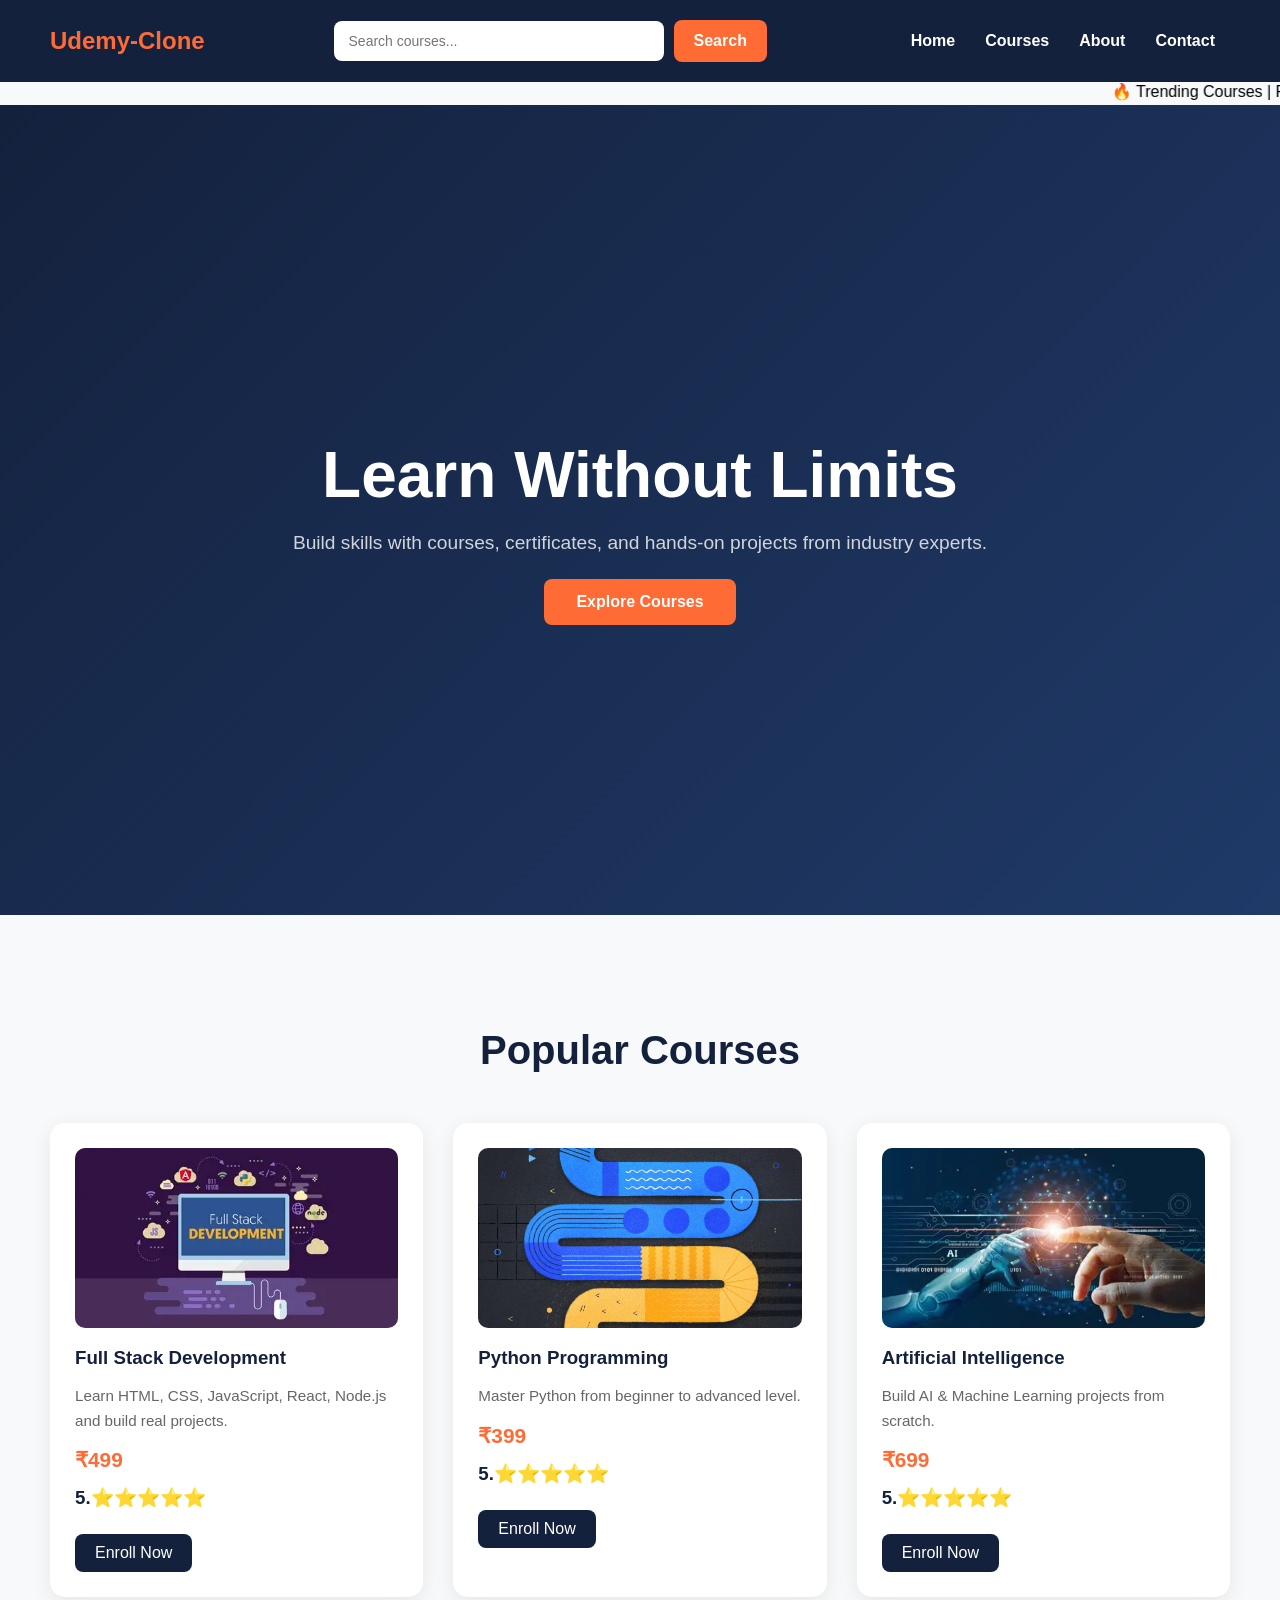
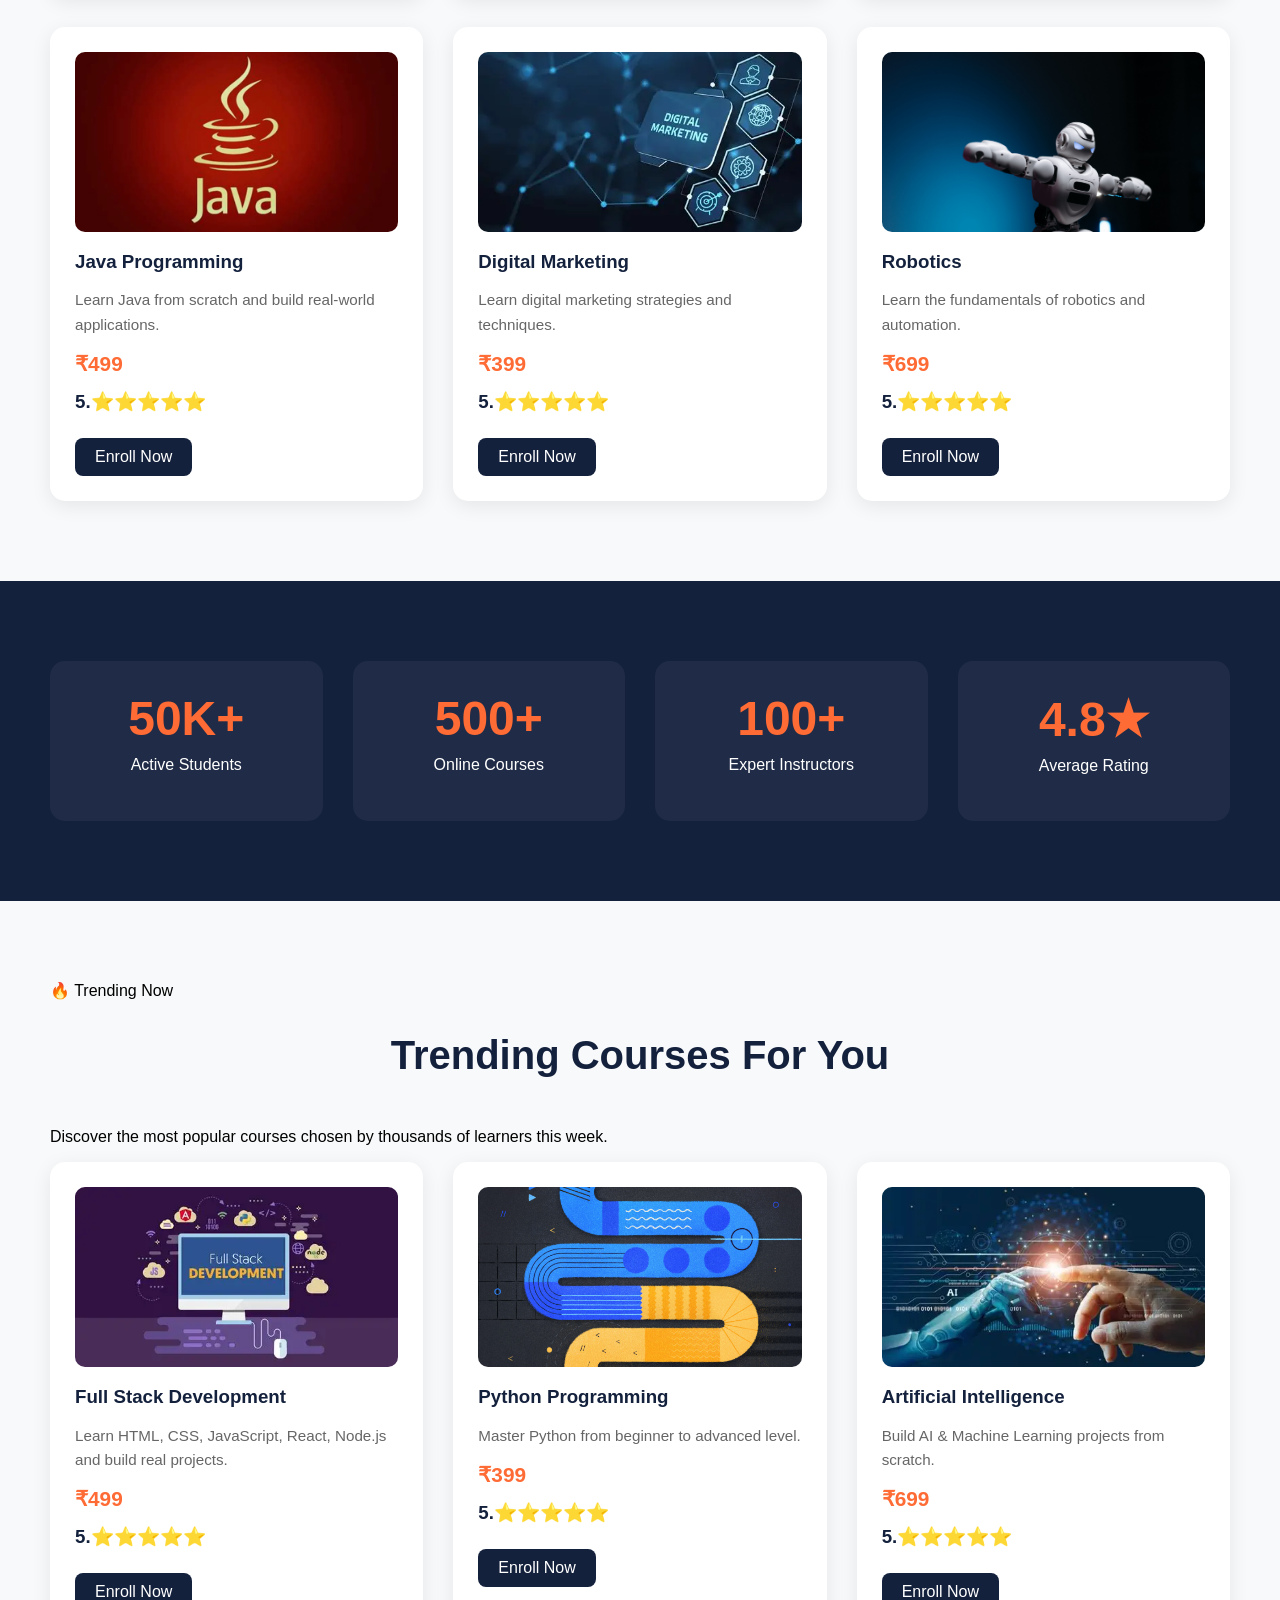
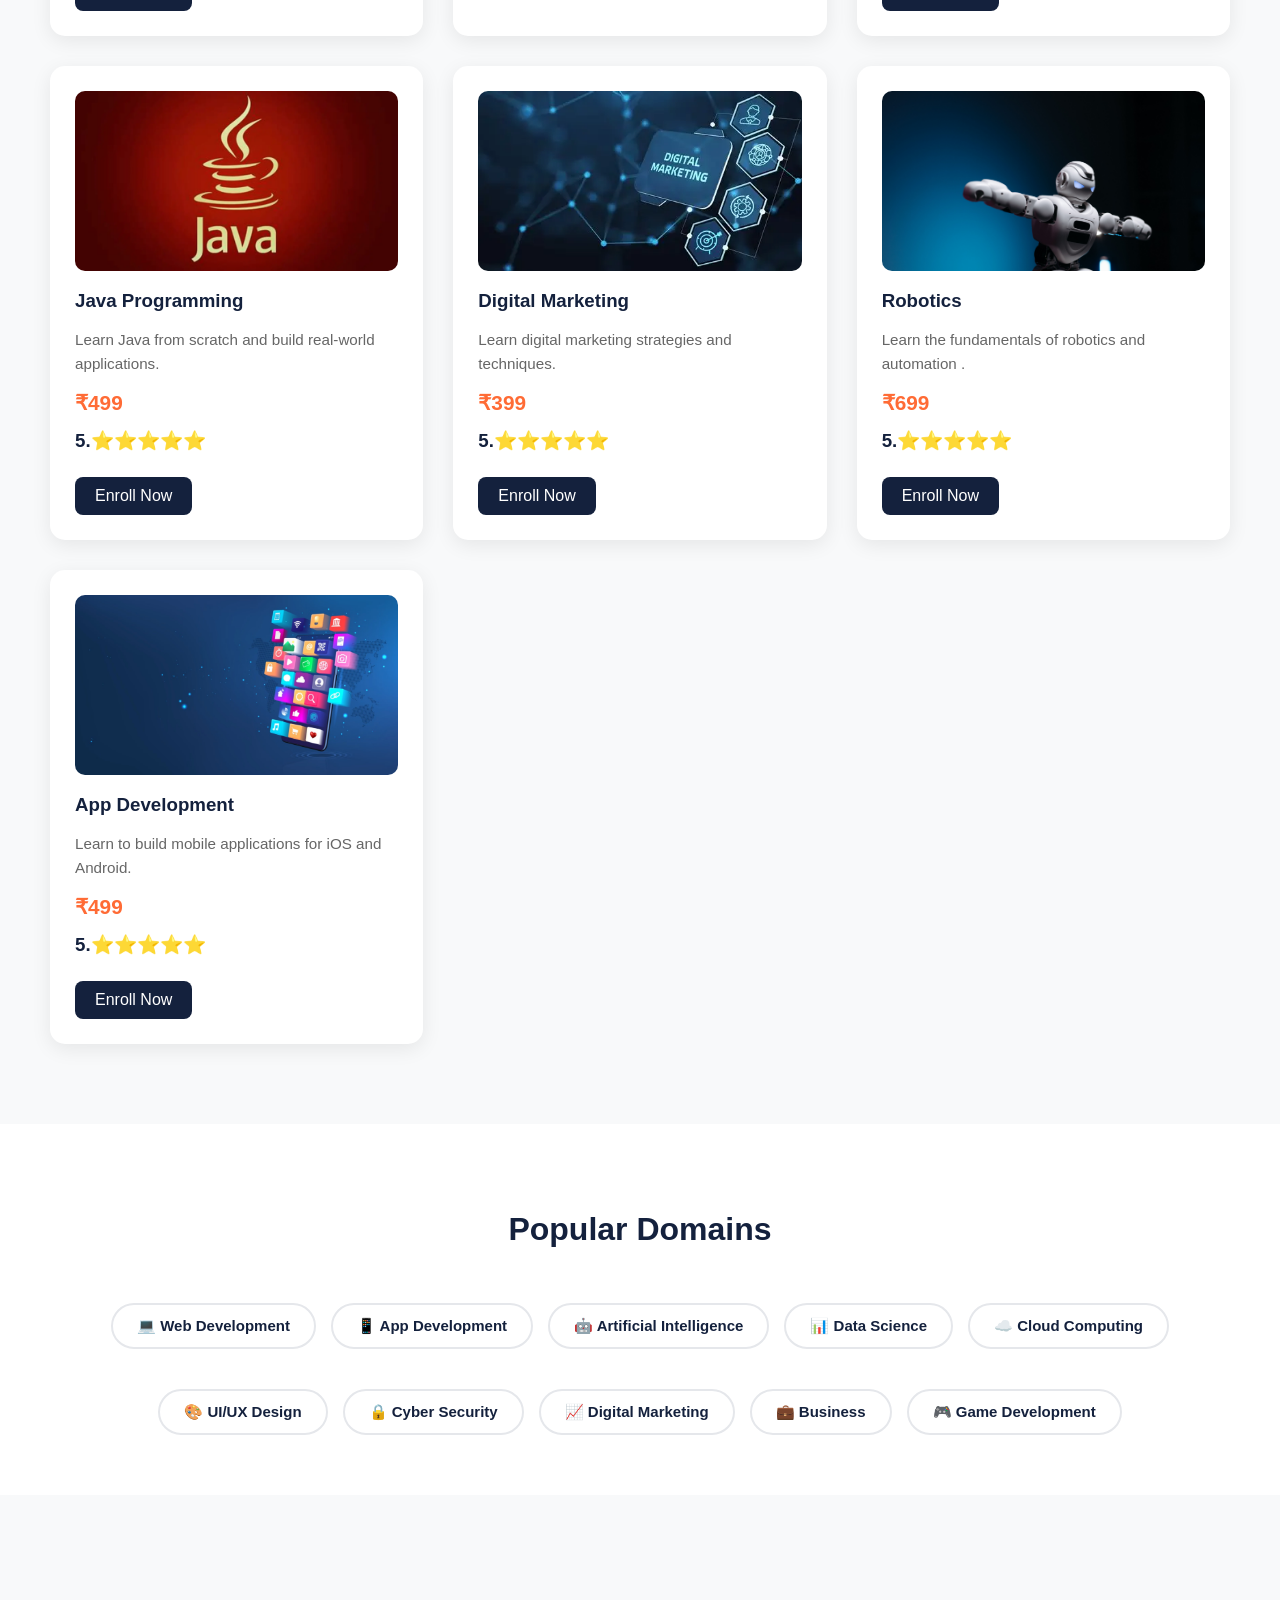
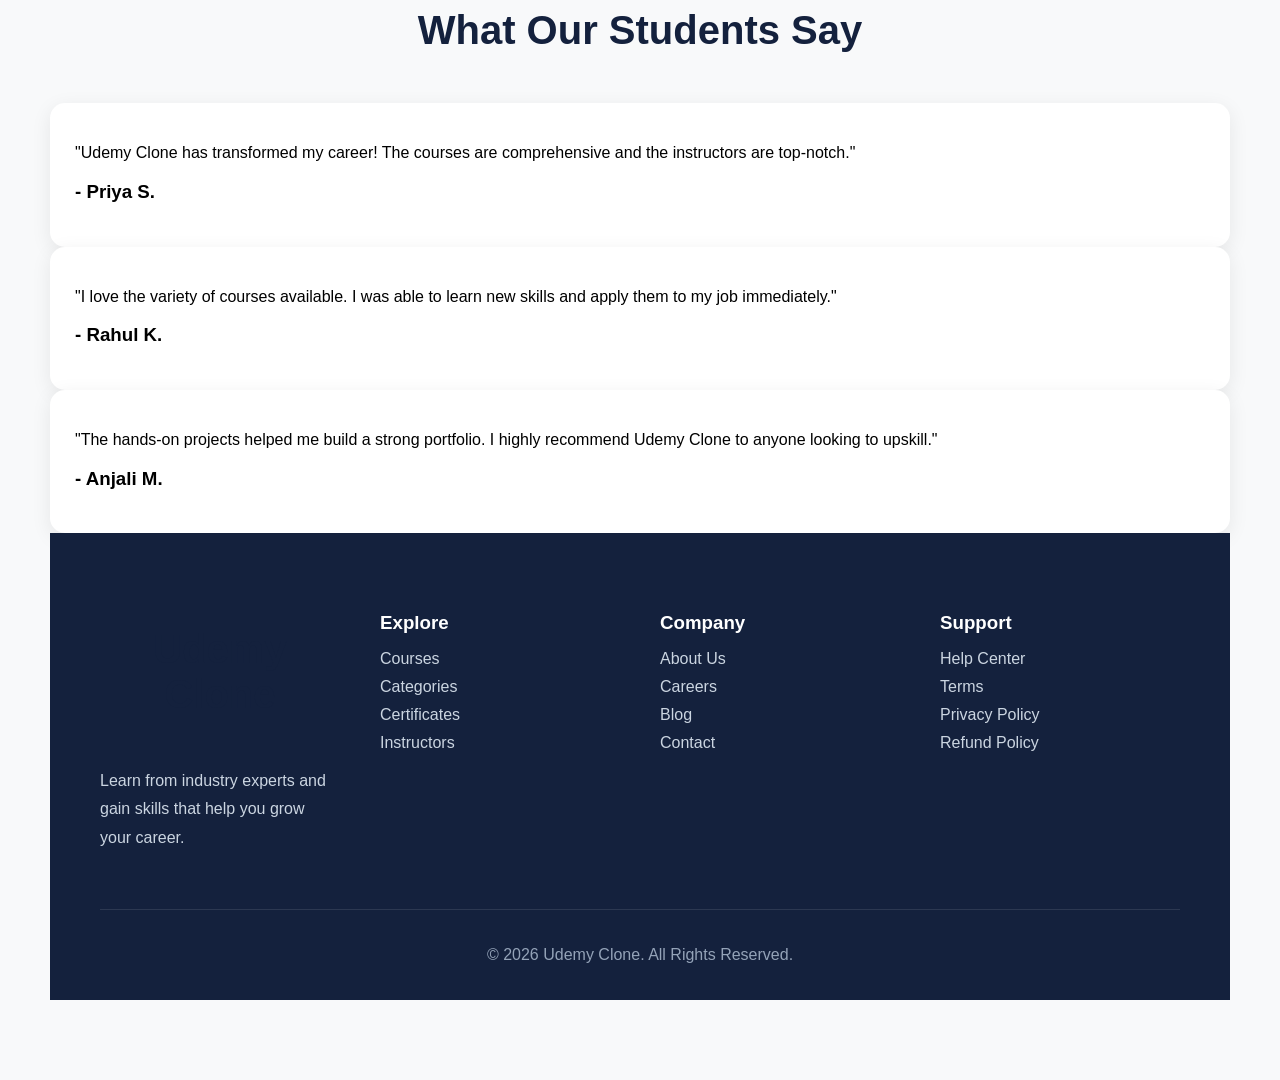
<file: index.html>
<!DOCTYPE html>
<html lang="en">
<head>
    <meta charset="UTF-8">
    <meta name="viewport" content="width=device-width, initial-scale=1.0">
    <title>Udemy-Clone</title>
    <link rel="stylesheet" href="style.css">
</head>
<body>
  <header>
    <div class="logo">Udemy-Clone</div>

    <div class="search-box">
        <input type="text" placeholder="Search courses...">
        <button>Search</button>
    </div>

    <nav>
        <ul>
            <li><a href="#">Home</a></li>
            <li><a href="#">Courses</a></li>
            <li><a href="#">About</a></li>
            <li><a href="#">Contact</a></li>
        </ul>
    </nav>
</header>
<marquee behavior="scroll" direction="left">
    🔥 Trending Courses | Full Stack Development | UI/UX Design | Data Science
</marquee>
    <div class="landing-page">
    <div class="monster-text">
        <h1>Learn Without Limits</h1>
        <p>
            Build skills with courses, certificates, and hands-on projects
            from industry experts.
            
        </p>
        
        <button>Explore Courses</button>
    </div>
</div>

<section class="courses">
    <h2>Popular Courses</h2>

    <div class="course-grid">

        <div class="course-card">
            <img src="fullstack.webp" alt="Full Stack Development">
            <h3>Full Stack Development</h3>
            <p>Learn HTML, CSS, JavaScript, React, Node.js and build real projects.</p>
            <div class="course-price">₹499</div>
            <h3>5.⭐⭐⭐⭐⭐</h3>
            <a href="#" class="course-btn">Enroll Now</a>
        </div>

        <div class="course-card">
            <img src="python.jpg" alt="Python Programming">
            <h3>Python Programming</h3>
            <p>Master Python from beginner to advanced level.</p>
            <div class="course-price">₹399</div>
               <h3>5.⭐⭐⭐⭐⭐</h3>
            <a href="#" class="course-btn">Enroll Now</a>
        </div>

        <div class="course-card">
            <img src="OIP (2).webp" alt="">
            <h3>Artificial Intelligence</h3>
            <p>Build AI & Machine Learning projects from scratch.</p>
            <div class="course-price">₹699</div>
               <h3>5.⭐⭐⭐⭐⭐</h3>
            <a href="#" class="course-btn">Enroll Now</a>
        </div>

        
        <div class="course-card">
            <img src="java.webp" alt="Java Programming">
            <h3>Java Programming</h3>
            <p>Learn Java from scratch and build real-world applications.</p>
            <div class="course-price">₹499</div>
               <h3>5.⭐⭐⭐⭐⭐</h3>
            <a href="#" class="course-btn">Enroll Now</a>
        </div>

        <div class="course-card">
            <img src="digital.webp" alt="Digital Marketing">
            <h3>Digital Marketing</h3>
            <p>Learn digital marketing strategies and techniques.</p>
            <div class="course-price">₹399</div>
               <h3>5.⭐⭐⭐⭐⭐</h3>
            <a href="#" class="course-btn">Enroll Now</a>
        </div>

        <div class="course-card">
            <img src="robotics.jpg" alt="Robotics">
            <h3>Robotics</h3>
            <p>Learn the fundamentals of robotics and automation.</p>
            <div class="course-price">₹699</div>
               <h3>5.⭐⭐⭐⭐⭐</h3>
            <a href="#" class="course-btn">Enroll Now</a>
        </div>

    </div>
</section>

    <section class="stats">

    <div class="stat-card">
        <h2>50K+</h2>
        <p>Active Students</p>
    </div>

    <div class="stat-card">
        <h2>500+</h2>
        <p>Online Courses</p>
    </div>

    <div class="stat-card">
        <h2>100+</h2>
        <p>Expert Instructors</p>
    </div>

    <div class="stat-card">
        <h2>4.8★</h2>
        <p>Average Rating</p>
    </div>

</section>
</section>

<section class="courses">

    <div class="section-header">
        <span class="tag">🔥 Trending Now</span>
        <h2>Trending Courses For You</h2>
        <p>
            Discover the most popular courses chosen by thousands of learners this week.
        </p>
    </div>

    <div class="course-grid">
        <!-- cards -->    <div class="course-card">
            <img src="fullstack.webp" alt="Full Stack Development">
            <h3>Full Stack Development</h3>
            <p>Learn HTML, CSS, JavaScript, React, Node.js and build real projects.</p>
            <div class="course-price">₹499</div>
               <h3>5.⭐⭐⭐⭐⭐</h3>
            <a href="#" class="course-btn">Enroll Now</a>
        </div>

        <div class="course-card">
            <img src="python.jpg" alt="Python Programming">
            <h3>Python Programming</h3>
            <p>Master Python from beginner to advanced level.</p>
            <div class="course-price">₹399</div>
                <h3>5.⭐⭐⭐⭐⭐</h3>
            <a href="#" class="course-btn">Enroll Now</a>
        </div>

        <div class="course-card">
            <img src="OIP (2).webp" alt="Artificial Intelligence">
            <h3>Artificial Intelligence</h3>
            <p>Build AI & Machine Learning projects from scratch.</p>
            <div class="course-price">₹699</div>
                <h3>5.⭐⭐⭐⭐⭐</h3>
            <a href="#" class="course-btn">Enroll Now</a>
        </div>

        
        <div class="course-card">
            <img src="java.webp" alt="Java Programming">
            <h3>Java Programming</h3>
            <p>Learn Java from scratch and build real-world applications.</p>
            <div class="course-price">₹499</div>
               <h3>5.⭐⭐⭐⭐⭐</h3>
            <a href="#" class="course-btn">Enroll Now</a>
        </div>

        <div class="course-card">
            <img src="digital.webp" alt="Digital Marketing">
            <h3>Digital Marketing</h3>
            <p>Learn digital marketing strategies and techniques.</p>
            <div class="course-price">₹399</div>    
               <h3>5.⭐⭐⭐⭐⭐</h3>
            <a href="#" class="course-btn">Enroll Now</a>
        </div>

        <div class="course-card">
            <img src="robotics.jpg" alt="Robotics">
            <h3>Robotics</h3>
            <p>Learn the fundamentals of robotics and automation .</p>
            <div class="course-price">₹699</div>
                <h3>5.⭐⭐⭐⭐⭐</h3>
            <a href="#" class="course-btn">Enroll Now</a>
        </div>

           <div class="course-card">
            <img src="app.avif" alt="App Development">
            <h3>App Development</h3>
            <p>Learn to build mobile applications for iOS and Android.</p>
            <div class="course-price">₹499</div>
                <h3>5.⭐⭐⭐⭐⭐</h3>
            <a href="#" class="course-btn">Enroll Now</a>
        </div>

    </div>

</section>

<section class="domains">

    <h2>Popular Domains</h2>

    <div class="domain-buttons">
        <button>💻 Web Development</button>
        <button>📱 App Development</button>
        <button>🤖 Artificial Intelligence</button>
        <button>📊 Data Science</button>
        <button>☁️ Cloud Computing</button>
        <button>🎨 UI/UX Design</button>
        <button>🔒 Cyber Security</button>
        <button>📈 Digital Marketing</button>
        <button>💼 Business</button>
        <button>🎮 Game Development</button>
    </div>

</section>

<section class="reviews">

    <h2>What Our Students Say</h2>

    <div class="review-cards">

        <div class="review-card">
            <p>
                "Udemy Clone has transformed my career! The courses are comprehensive and the instructors are top-notch."
            </p>
            <h3>- Priya S.</h3>
        </div>

        <div class="review-card">
            <p>
                "I love the variety of courses available. I was able to learn new skills and apply them to my job immediately."
            </p>
            <h3>- Rahul K.</h3>
        </div>

        <div class="review-card">
            <p>
                "The hands-on projects helped me build a strong portfolio. I highly recommend Udemy Clone to anyone looking to upskill."
            </p>
            <h3>- Anjali M.</h3>
            
        </div>

    </div>


<footer class="footer">

    <div class="footer-container">

        <div class="footer-section">
            <h2 class="footer-logo">Udemy Clone</h2>
            <p>
                Learn from industry experts and gain skills
                that help you grow your career.
            </p>
        </div>

        <div class="footer-section">
            <h3>Explore</h3>
            <ul>
                <li><a href="#">Courses</a></li>
                <li><a href="#">Categories</a></li>
                <li><a href="#">Certificates</a></li>
                <li><a href="#">Instructors</a></li>
            </ul>
        </div>

        <div class="footer-section">
            <h3>Company</h3>
            <ul>
                <li><a href="#">About Us</a></li>
                <li><a href="#">Careers</a></li>
                <li><a href="#">Blog</a></li>
                <li><a href="#">Contact</a></li>
            </ul>
        </div>

        <div class="footer-section">
            <h3>Support</h3>
            <ul>
                <li><a href="#">Help Center</a></li>
                <li><a href="#">Terms</a></li>
                <li><a href="#">Privacy Policy</a></li>
                <li><a href="#">Refund Policy</a></li>
            </ul>
        </div>

    </div>

    <div class="footer-bottom">
        <p>&copy; 2026 Udemy Clone. All Rights Reserved.</p>
    </div>

</footer>
</body>
</html>
</file>
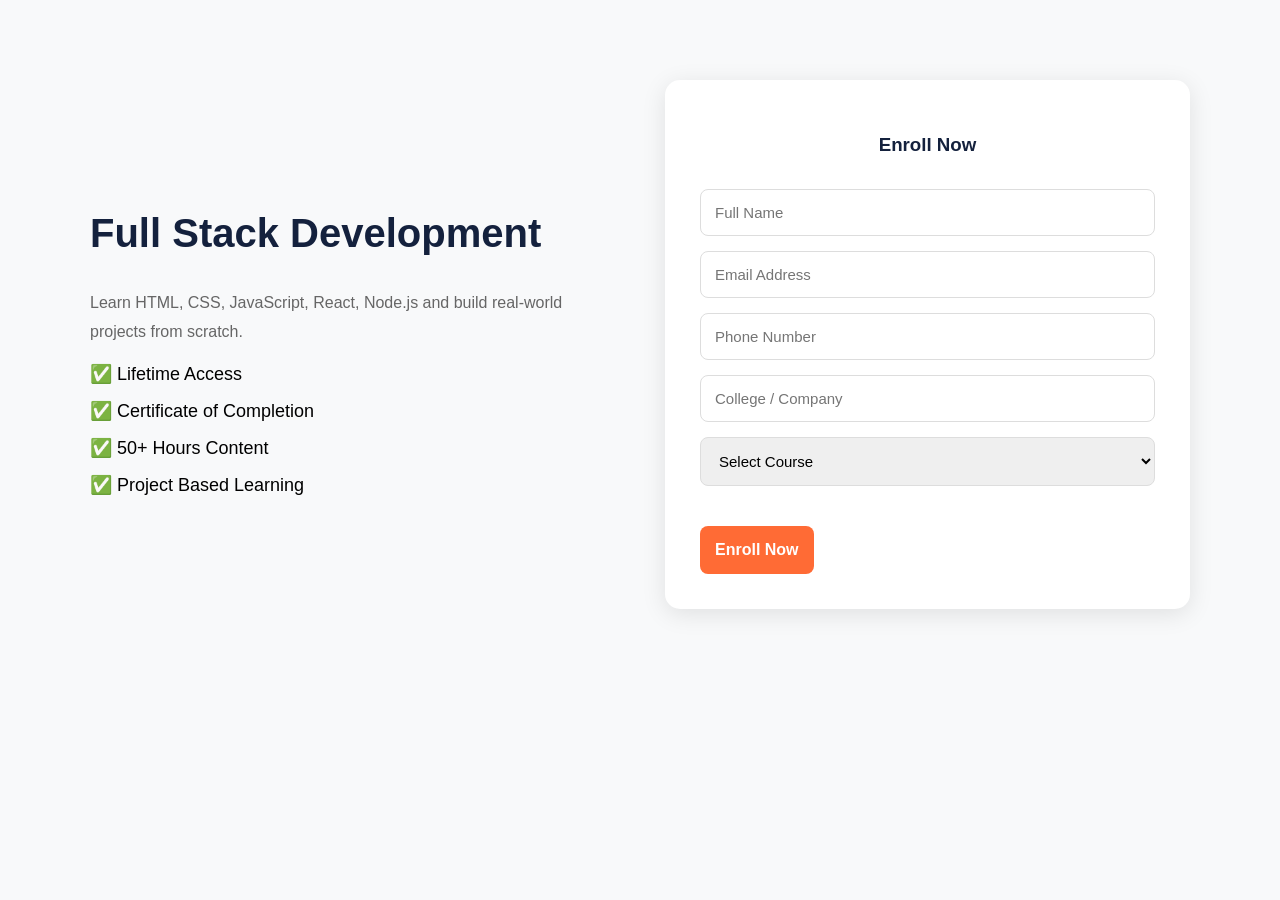
<file: enroll.html>
<!DOCTYPE html>
<html lang="en">
<head>
    <meta charset="UTF-8">
    <meta name="viewport" content="width=device-width, initial-scale=1.0">
    <title>Enroll-Course</title>
   <link rel="stylesheet" href="style.css">
</head>
<body>
   <section class="enroll-section">

    <div class="enroll-container">

        <div class="course-info">
            <h2>Full Stack Development</h2>
            <p>
                Learn HTML, CSS, JavaScript, React, Node.js and build
                real-world projects from scratch.
            </p>

            <ul>
                <li>✅ Lifetime Access</li>
                <li>✅ Certificate of Completion</li>
                <li>✅ 50+ Hours Content</li>
                <li>✅ Project Based Learning</li>
            </ul>
        </div>

        <form class="enroll-form">

            <h3>Enroll Now</h3>

            <input type="text" placeholder="Full Name" required>

            <input type="email" placeholder="Email Address" required>

            <input type="tel" placeholder="Phone Number" required>

            <input type="text" placeholder="College / Company">

            <select required>
                <option>Select Course</option>
                <option>Full Stack Development</option>
                <option>Python Programming</option>
                <option>AI & Machine Learning</option>
            </select>
<a href="udemy.html">
    <button>Enroll Now</button>
</a>
        </form>

    </div>

</section> 
</body>
</html>
</file>
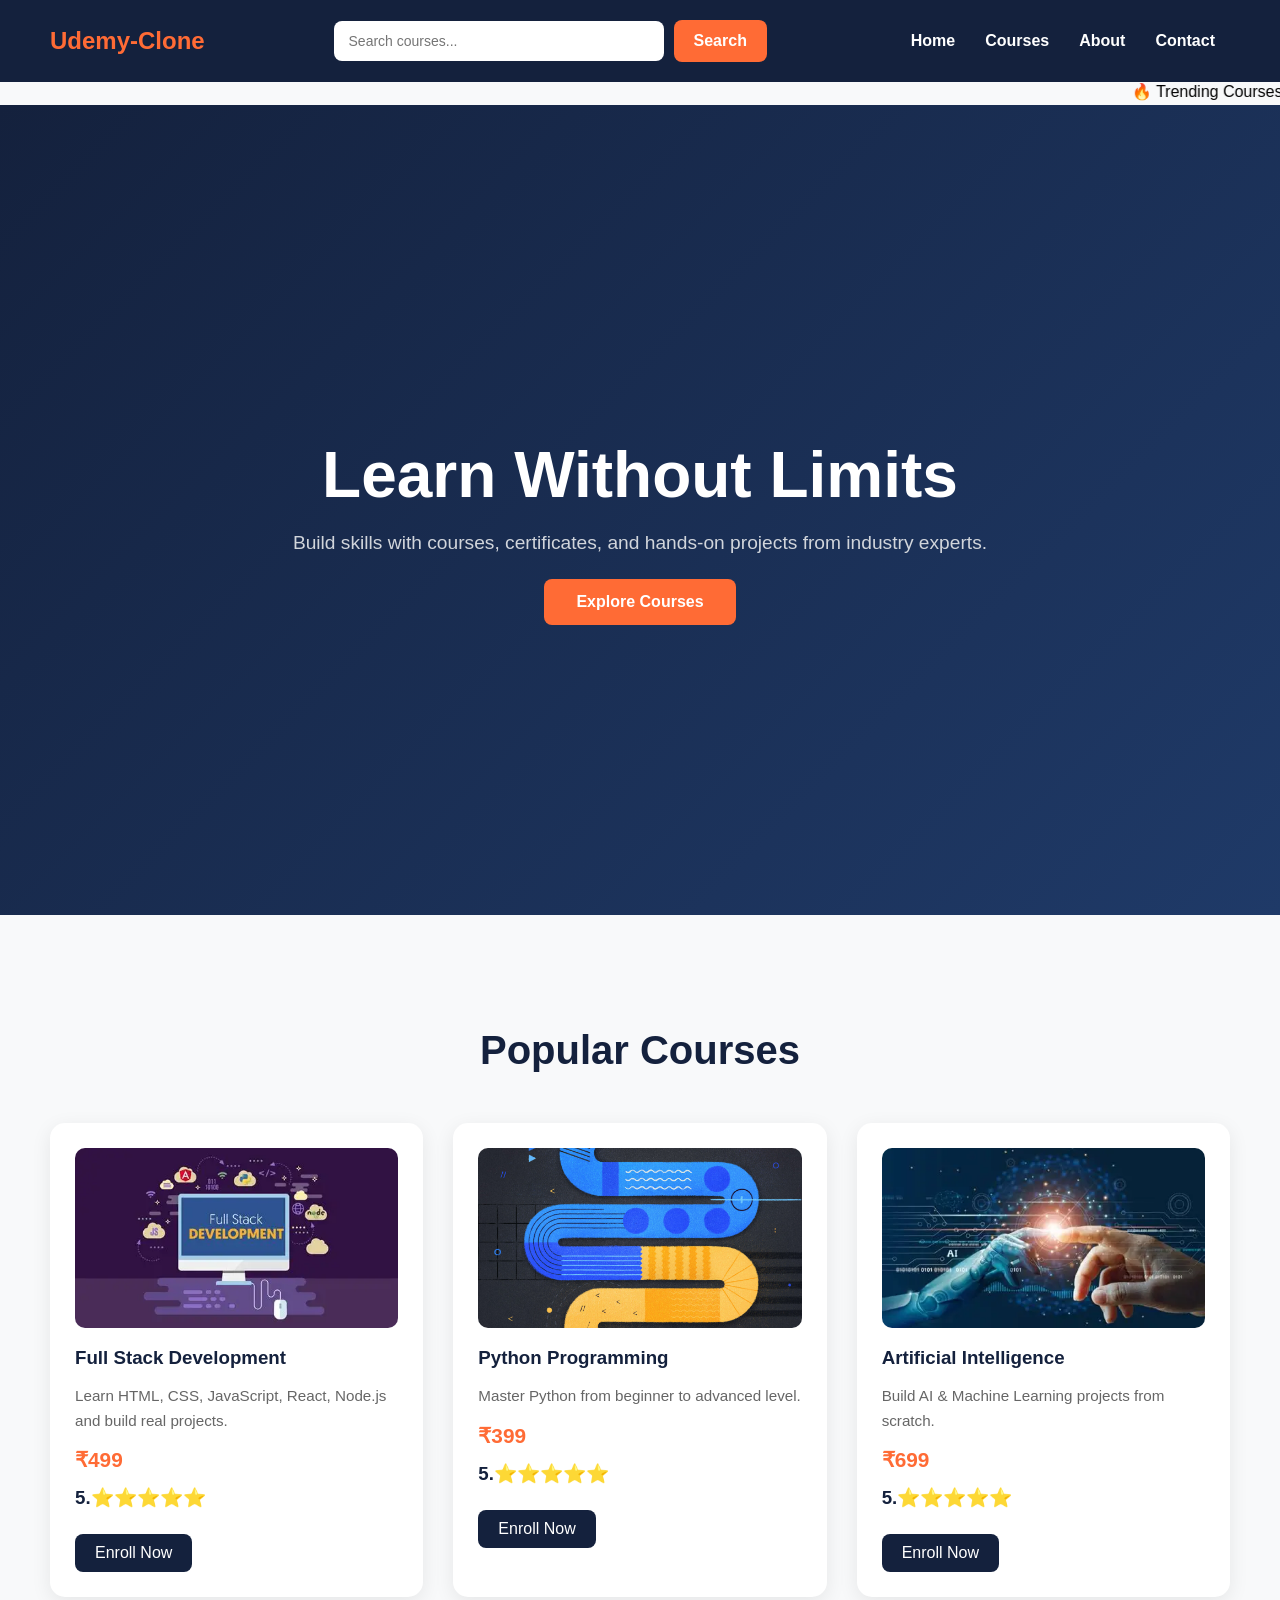
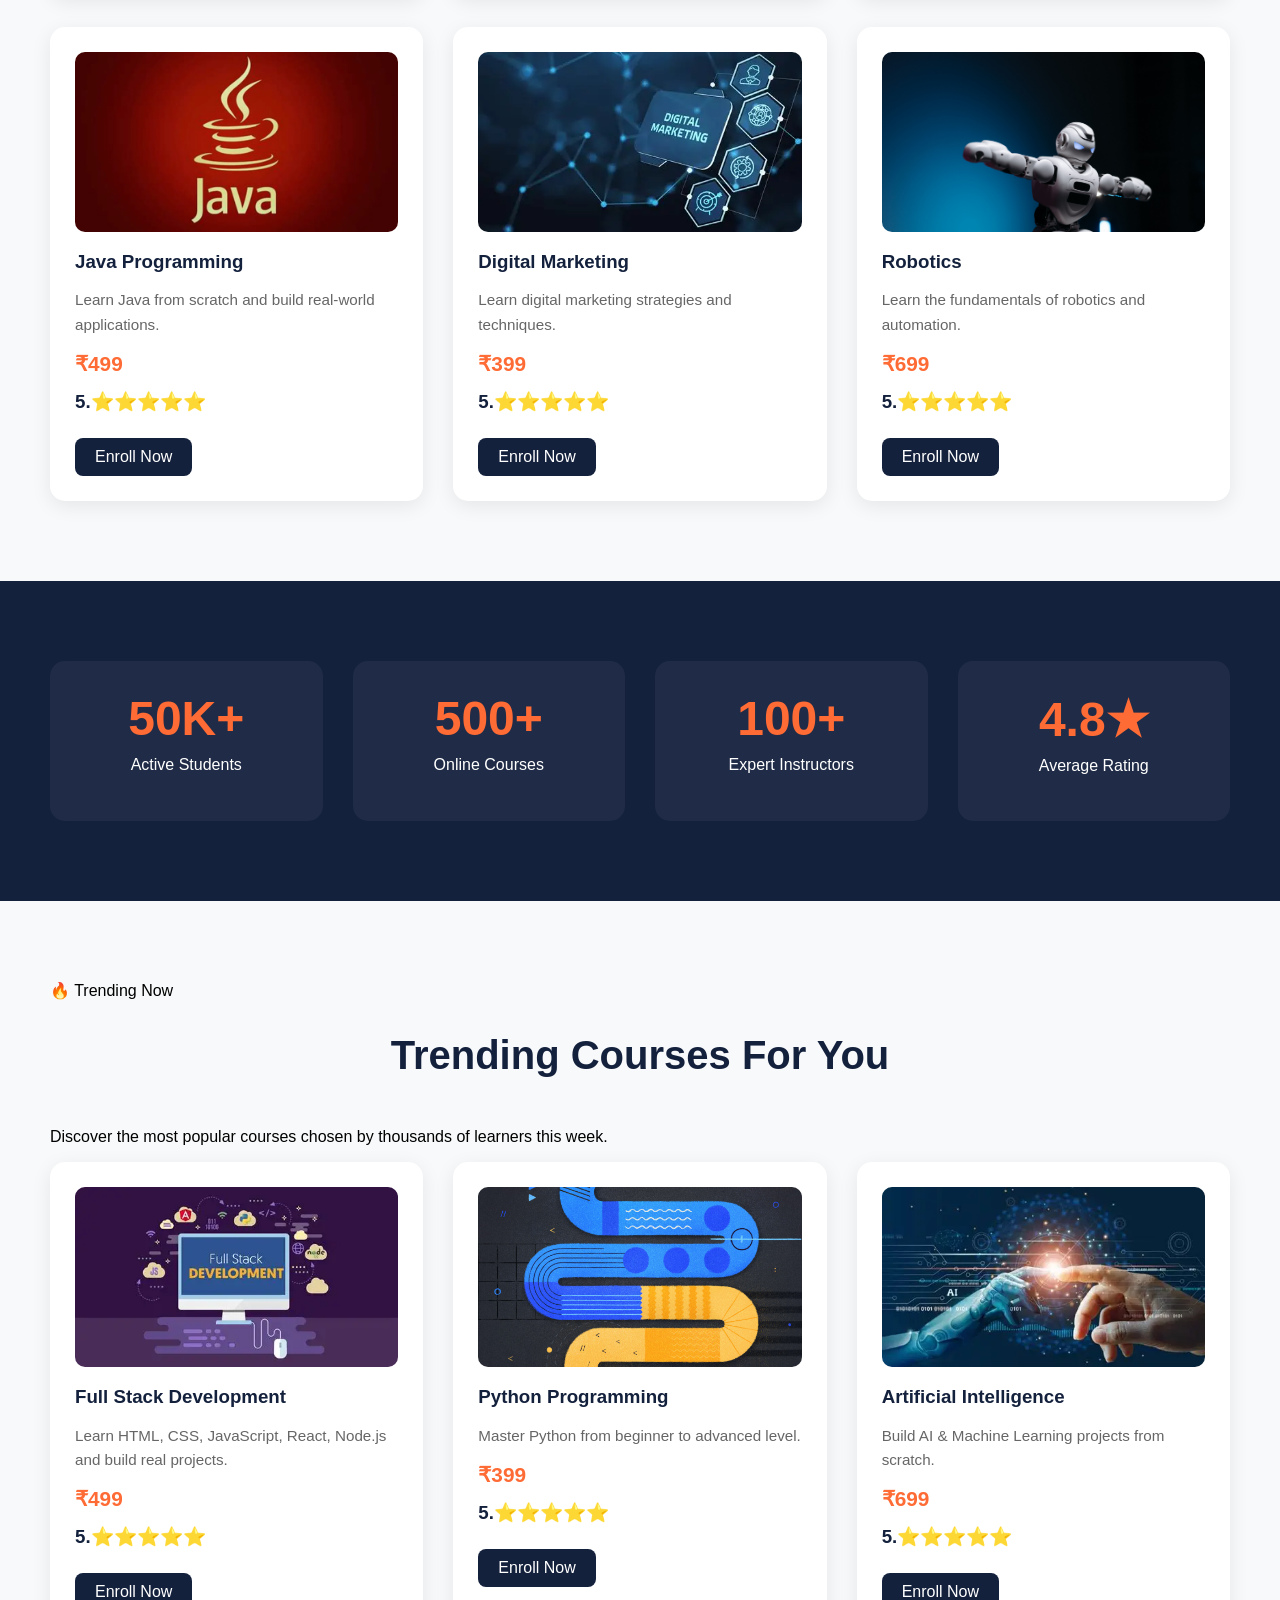
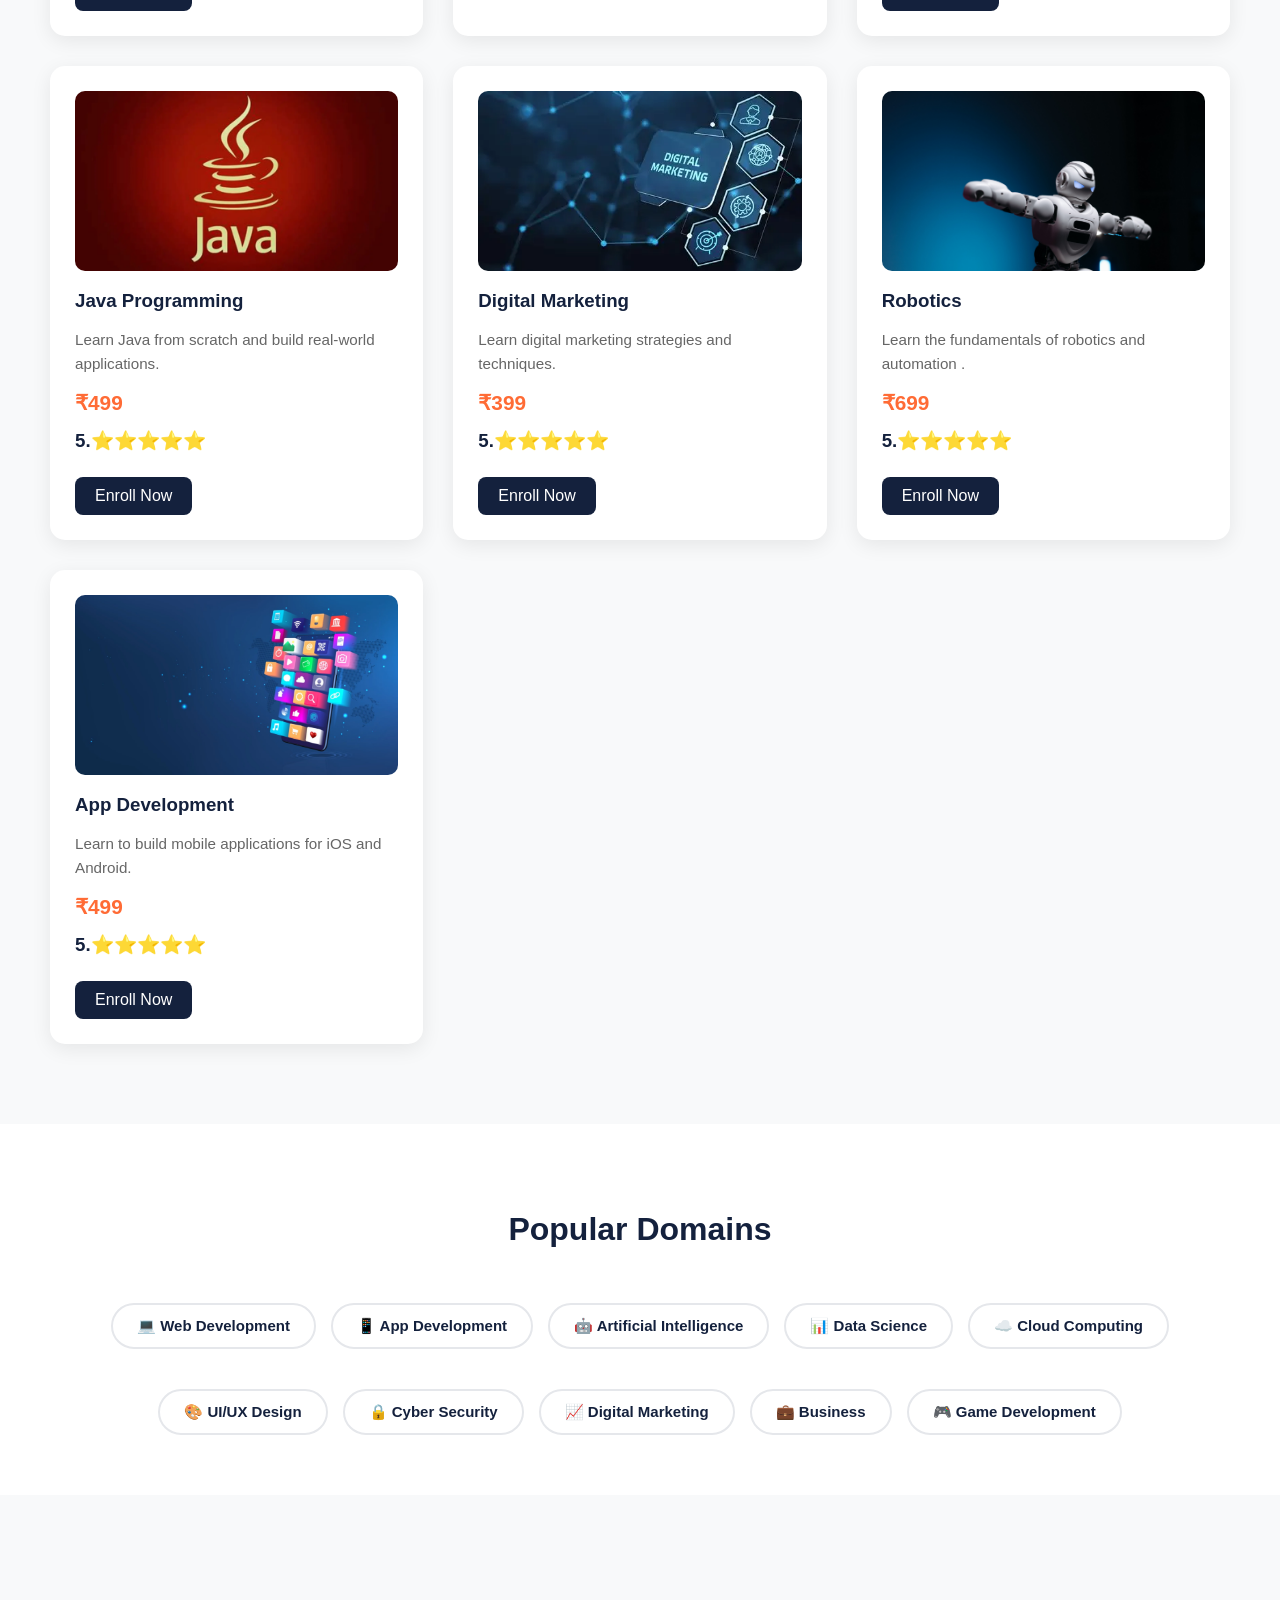
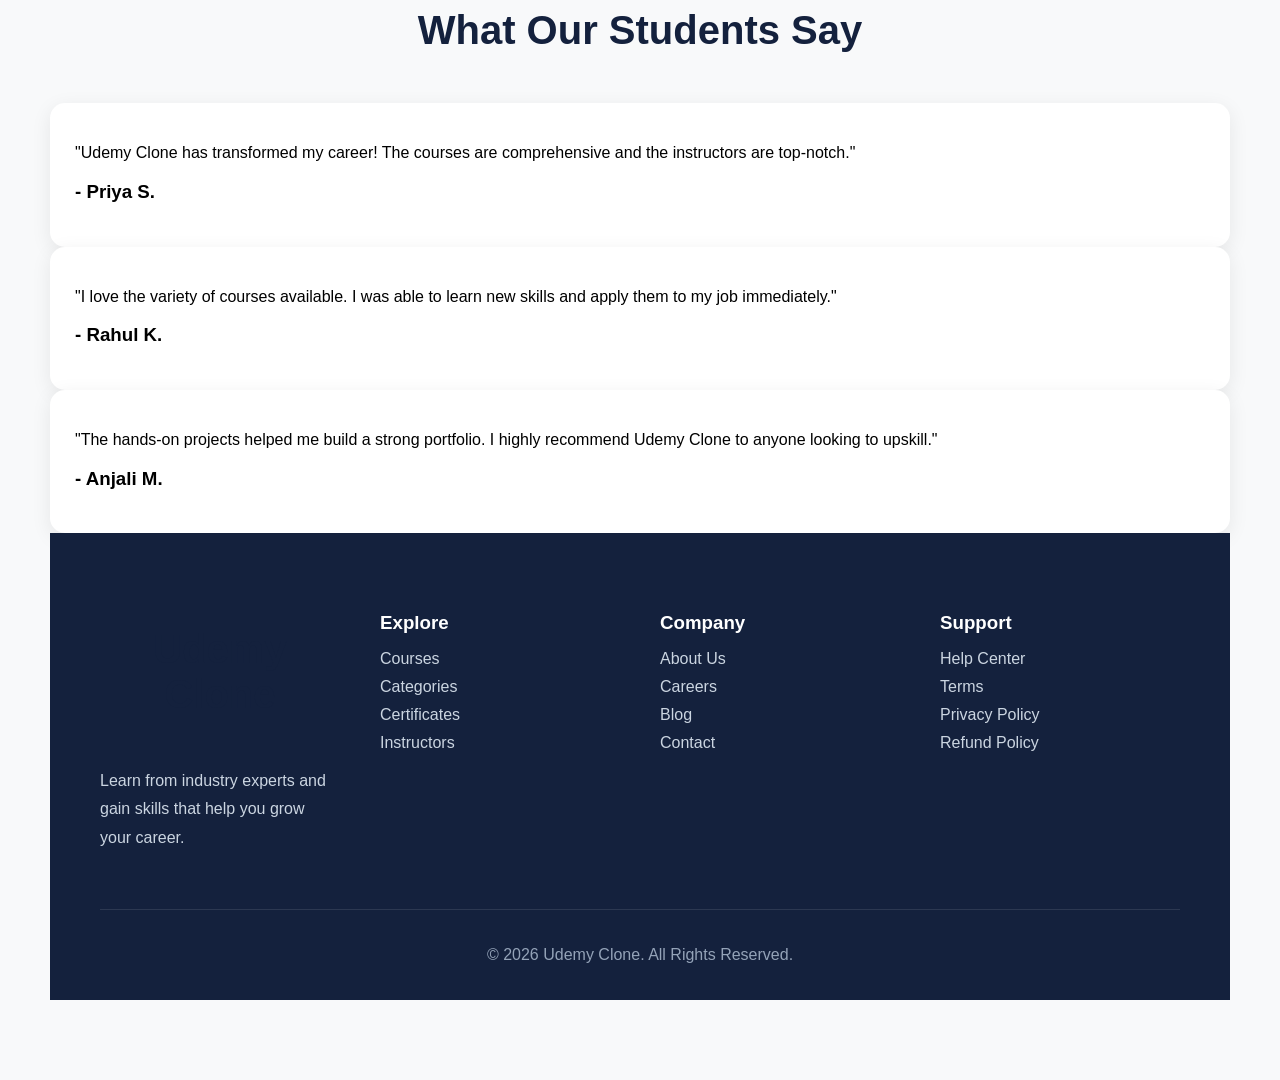
<file: udemy.html>
<!DOCTYPE html>
<html lang="en">
<head>
    <meta charset="UTF-8">
    <meta name="viewport" content="width=device-width, initial-scale=1.0">
    <title>Udemy-Clone</title>
    <link rel="stylesheet" href="style.css">
</head>
<body>
  <header>
    <div class="logo">Udemy-Clone</div>

    <div class="search-box">
        <input type="text" placeholder="Search courses...">
        <button>Search</button>
    </div>

    <nav>
        <ul>
            <li><a href="#">Home</a></li>
            <li><a href="#">Courses</a></li>
            <li><a href="#">About</a></li>
            <li><a href="#">Contact</a></li>
        </ul>
    </nav>
</header>
<marquee behavior="scroll" direction="left">
    🔥 Trending Courses | Full Stack Development | UI/UX Design | Data Science
</marquee>
    <div class="landing-page">
    <div class="monster-text">
        <h1>Learn Without Limits</h1>
        <p>
            Build skills with courses, certificates, and hands-on projects
            from industry experts.
            
        </p>
        
        <button>Explore Courses</button>
    </div>
</div>

<section class="courses">
    <h2>Popular Courses</h2>

    <div class="course-grid">

        <div class="course-card">
            <img src="fullstack.webp" alt="Full Stack Development">
            <h3>Full Stack Development</h3>
            <p>Learn HTML, CSS, JavaScript, React, Node.js and build real projects.</p>
            <div class="course-price">₹499</div>
            <h3>5.⭐⭐⭐⭐⭐</h3>
            <a href="#" class="course-btn">Enroll Now</a>
        </div>

        <div class="course-card">
            <img src="python.jpg" alt="Python Programming">
            <h3>Python Programming</h3>
            <p>Master Python from beginner to advanced level.</p>
            <div class="course-price">₹399</div>
               <h3>5.⭐⭐⭐⭐⭐</h3>
            <a href="#" class="course-btn">Enroll Now</a>
        </div>

        <div class="course-card">
            <img src="OIP (2).webp" alt="">
            <h3>Artificial Intelligence</h3>
            <p>Build AI & Machine Learning projects from scratch.</p>
            <div class="course-price">₹699</div>
               <h3>5.⭐⭐⭐⭐⭐</h3>
            <a href="#" class="course-btn">Enroll Now</a>
        </div>

        
        <div class="course-card">
            <img src="java.webp" alt="Java Programming">
            <h3>Java Programming</h3>
            <p>Learn Java from scratch and build real-world applications.</p>
            <div class="course-price">₹499</div>
               <h3>5.⭐⭐⭐⭐⭐</h3>
            <a href="#" class="course-btn">Enroll Now</a>
        </div>

        <div class="course-card">
            <img src="digital.webp" alt="Digital Marketing">
            <h3>Digital Marketing</h3>
            <p>Learn digital marketing strategies and techniques.</p>
            <div class="course-price">₹399</div>
               <h3>5.⭐⭐⭐⭐⭐</h3>
            <a href="#" class="course-btn">Enroll Now</a>
        </div>

        <div class="course-card">
            <img src="robotics.jpg" alt="Robotics">
            <h3>Robotics</h3>
            <p>Learn the fundamentals of robotics and automation.</p>
            <div class="course-price">₹699</div>
               <h3>5.⭐⭐⭐⭐⭐</h3>
            <a href="#" class="course-btn">Enroll Now</a>
        </div>

    </div>
</section>

    <section class="stats">

    <div class="stat-card">
        <h2>50K+</h2>
        <p>Active Students</p>
    </div>

    <div class="stat-card">
        <h2>500+</h2>
        <p>Online Courses</p>
    </div>

    <div class="stat-card">
        <h2>100+</h2>
        <p>Expert Instructors</p>
    </div>

    <div class="stat-card">
        <h2>4.8★</h2>
        <p>Average Rating</p>
    </div>

</section>
</section>

<section class="courses">

    <div class="section-header">
        <span class="tag">🔥 Trending Now</span>
        <h2>Trending Courses For You</h2>
        <p>
            Discover the most popular courses chosen by thousands of learners this week.
        </p>
    </div>

    <div class="course-grid">
        <!-- cards -->    <div class="course-card">
            <img src="fullstack.webp" alt="Full Stack Development">
            <h3>Full Stack Development</h3>
            <p>Learn HTML, CSS, JavaScript, React, Node.js and build real projects.</p>
            <div class="course-price">₹499</div>
               <h3>5.⭐⭐⭐⭐⭐</h3>
            <a href="#" class="course-btn">Enroll Now</a>
        </div>

        <div class="course-card">
            <img src="python.jpg" alt="Python Programming">
            <h3>Python Programming</h3>
            <p>Master Python from beginner to advanced level.</p>
            <div class="course-price">₹399</div>
                <h3>5.⭐⭐⭐⭐⭐</h3>
            <a href="#" class="course-btn">Enroll Now</a>
        </div>

        <div class="course-card">
            <img src="OIP (2).webp" alt="Artificial Intelligence">
            <h3>Artificial Intelligence</h3>
            <p>Build AI & Machine Learning projects from scratch.</p>
            <div class="course-price">₹699</div>
                <h3>5.⭐⭐⭐⭐⭐</h3>
            <a href="#" class="course-btn">Enroll Now</a>
        </div>

        
        <div class="course-card">
            <img src="java.webp" alt="Java Programming">
            <h3>Java Programming</h3>
            <p>Learn Java from scratch and build real-world applications.</p>
            <div class="course-price">₹499</div>
               <h3>5.⭐⭐⭐⭐⭐</h3>
            <a href="#" class="course-btn">Enroll Now</a>
        </div>

        <div class="course-card">
            <img src="digital.webp" alt="Digital Marketing">
            <h3>Digital Marketing</h3>
            <p>Learn digital marketing strategies and techniques.</p>
            <div class="course-price">₹399</div>    
               <h3>5.⭐⭐⭐⭐⭐</h3>
            <a href="#" class="course-btn">Enroll Now</a>
        </div>

        <div class="course-card">
            <img src="robotics.jpg" alt="Robotics">
            <h3>Robotics</h3>
            <p>Learn the fundamentals of robotics and automation .</p>
            <div class="course-price">₹699</div>
                <h3>5.⭐⭐⭐⭐⭐</h3>
            <a href="#" class="course-btn">Enroll Now</a>
        </div>

           <div class="course-card">
            <img src="app.avif" alt="App Development">
            <h3>App Development</h3>
            <p>Learn to build mobile applications for iOS and Android.</p>
            <div class="course-price">₹499</div>
                <h3>5.⭐⭐⭐⭐⭐</h3>
            <a href="#" class="course-btn">Enroll Now</a>
        </div>

    </div>

</section>

<section class="domains">

    <h2>Popular Domains</h2>

    <div class="domain-buttons">
        <button>💻 Web Development</button>
        <button>📱 App Development</button>
        <button>🤖 Artificial Intelligence</button>
        <button>📊 Data Science</button>
        <button>☁️ Cloud Computing</button>
        <button>🎨 UI/UX Design</button>
        <button>🔒 Cyber Security</button>
        <button>📈 Digital Marketing</button>
        <button>💼 Business</button>
        <button>🎮 Game Development</button>
    </div>

</section>

<section class="reviews">

    <h2>What Our Students Say</h2>

    <div class="review-cards">

        <div class="review-card">
            <p>
                "Udemy Clone has transformed my career! The courses are comprehensive and the instructors are top-notch."
            </p>
            <h3>- Priya S.</h3>
        </div>

        <div class="review-card">
            <p>
                "I love the variety of courses available. I was able to learn new skills and apply them to my job immediately."
            </p>
            <h3>- Rahul K.</h3>
        </div>

        <div class="review-card">
            <p>
                "The hands-on projects helped me build a strong portfolio. I highly recommend Udemy Clone to anyone looking to upskill."
            </p>
            <h3>- Anjali M.</h3>
            
        </div>

    </div>


<footer class="footer">

    <div class="footer-container">

        <div class="footer-section">
            <h2 class="footer-logo">Udemy Clone</h2>
            <p>
                Learn from industry experts and gain skills
                that help you grow your career.
            </p>
        </div>

        <div class="footer-section">
            <h3>Explore</h3>
            <ul>
                <li><a href="#">Courses</a></li>
                <li><a href="#">Categories</a></li>
                <li><a href="#">Certificates</a></li>
                <li><a href="#">Instructors</a></li>
            </ul>
        </div>

        <div class="footer-section">
            <h3>Company</h3>
            <ul>
                <li><a href="#">About Us</a></li>
                <li><a href="#">Careers</a></li>
                <li><a href="#">Blog</a></li>
                <li><a href="#">Contact</a></li>
            </ul>
        </div>

        <div class="footer-section">
            <h3>Support</h3>
            <ul>
                <li><a href="#">Help Center</a></li>
                <li><a href="#">Terms</a></li>
                <li><a href="#">Privacy Policy</a></li>
                <li><a href="#">Refund Policy</a></li>
            </ul>
        </div>

    </div>

    <div class="footer-bottom">
        <p>&copy; 2026 Udemy Clone. All Rights Reserved.</p>
    </div>

</footer>
</body>
</html>
</file>
<file: style.css>
body {
    background-color: #F8F9FA;
    font-family: Arial, sans-serif;
    margin: 0;
}

/* Header */
header{
    display:flex;
    justify-content:space-between;
    align-items:center;
    padding:20px 50px;
    background:#14213D;
}

.logo{
    font-size:1.5rem;
    font-weight:bold;
    color:#FF6B35;
}

/* Navbar */
nav {
    display:flex;
    justify-content:space-between;
}

nav ul {
    list-style:none;
    margin:0;
    padding:0;
    display:flex;
}

nav ul li {
    margin:0 15px;
}

nav ul li a{
    text-decoration:none;
    color:white;
    font-weight:bold;
    transition:0.3s;
}

nav ul li a:hover{
    color:#FF6B35;
}
.search-box{
    display:flex;
    align-items:center;
    gap:10px;
}

.search-box input{
    padding:12px 15px;
    width:300px;
    border:none;
    border-radius:8px;
    outline:none;
    font-size:14px;
}

.search-box button{
    margin-top:0;
    padding:12px 20px;
}

/* Hero Section */
.landing-page{
    height:90vh;
    display:flex;
    justify-content:center;
    align-items:center;
    text-align:center;
    background:linear-gradient(135deg,#14213D,#1F3A68);
    color:white;
}

.monster-text h1{
    font-size:4rem;
    margin-bottom:20px;
    color:#FFFFFF;
}

.monster-text p{
    max-width:700px;
    margin:auto;
    font-size:1.2rem;
    color:#D1D5DB;
}


button{
    margin-top:25px;
    padding:14px 32px;
    font-size:1rem;
    font-weight:bold;
    color:white;
    background:#FF6B35;
    border:none;
    border-radius:8px;
    cursor:pointer;
    transition:0.3s;
}

button:hover{
    background:#E85A2A;
    transform:translateY(-2px);
}
.courses{
    padding:80px 50px;
    background:#F8F9FA;
}

.courses h2{
    text-align:center;
    font-size:2.5rem;
    color:#14213D;
    margin-bottom:50px;
}

.course-grid{
    display:grid;
    grid-template-columns:repeat(auto-fit,minmax(280px,1fr));
    gap:30px;
}

.course-card{
    background:white;
    border-radius:15px;
    padding:25px;
    box-shadow:0 5px 20px rgba(0,0,0,0.08);
    transition:0.3s;
    cursor:pointer;
}

.course-card:hover{
    transform:translateY(-8px);
    box-shadow:0 15px 35px rgba(0,0,0,0.15);
}

.course-card img{
    width:100%;
    height:180px;
    object-fit:cover;
    border-radius:10px;
}

.course-card h3{
    color:#14213D;
    margin:15px 0 10px;
}

.course-card p{
    color:#666;
    font-size:0.95rem;
    line-height:1.6;
}

.course-price{
    color:#FF6B35;
    font-size:1.3rem;
    font-weight:bold;
    margin-top:15px;
}

.course-btn{
    display:inline-block;
    margin-top:15px;
    background:#14213D;
    color:white;
    padding:10px 20px;
    border-radius:8px;
    text-decoration:none;
    transition:0.3s;
}

.course-btn:hover{
    background:#FF6B35;
}

.domains{
    padding:60px 50px;
    background:white;
    text-align:center;
}

.domains h2{
    font-size:2rem;
    color:#14213D;
    margin-bottom:30px;
}

.domain-buttons{
    display:flex;
    flex-wrap:wrap;
    justify-content:center;
    gap:15px;
}

.domain-buttons button{
    background:white;
    color:#14213D;
    border:2px solid #E5E7EB;
    padding:12px 24px;
    border-radius:50px;
    font-size:15px;
    font-weight:600;
    cursor:pointer;
    transition:0.3s;
}

.domain-buttons button:hover{
    background:#FF6B35;
    color:white;
    border-color:#FF6B35;
    transform:translateY(-3px);
}

.stats{
    background:#14213D;
    padding:80px 50px;
    display:grid;
    grid-template-columns:repeat(auto-fit,minmax(200px,1fr));
    gap:30px;
    text-align:center;
}

.stat-card{
    background:rgba(255,255,255,0.05);
    padding:30px;
    border-radius:15px;
    transition:0.3s;
}

.stat-card:hover{
    transform:translateY(-8px);
    background:rgba(255,255,255,0.1);
}

.stat-card h2{
    font-size:3rem;
    color:#FF6B35;
    margin:0;
}

.stat-card p{
    color:white;
    margin-top:10px;
    font-size:1rem;
}
.footer{
    background:#14213D;
    color:white;
    padding:60px 50px 20px;
}

.footer-container{
    display:grid;
    grid-template-columns:repeat(auto-fit,minmax(220px,1fr));
    gap:40px;
}

.footer-logo{
    color:#FF6B35;
    margin-bottom:15px;
}

.footer-section p{
    color:#cbd5e1;
    line-height:1.8;
}

.footer-section h3{
    margin-bottom:15px;
    color:white;
}

.footer-section ul{
    list-style:none;
    padding:0;
}

.footer-section ul li{
    margin:10px 0;
}

.footer-section ul li a{
    text-decoration:none;
    color:#cbd5e1;
    transition:0.3s;
}

.footer-section ul li a:hover{
    color:#FF6B35;
}

.footer-bottom{
    border-top:1px solid rgba(255,255,255,0.1);
    margin-top:40px;
    padding-top:20px;
    text-align:center;
    color:#94a3b8;
}
.enroll-section{
    padding:80px 50px;
    background:#F8F9FA;
}

.enroll-container{
    max-width:1100px;
    margin:auto;
    display:grid;
    grid-template-columns:1fr 1fr;
    gap:50px;
    align-items:center;
}

.course-info h2{
    color:#14213D;
    font-size:2.5rem;
}

.course-info p{
    color:#666;
    line-height:1.8;
}

.course-info ul{
    list-style:none;
    padding:0;
}

.course-info li{
    margin:15px 0;
    font-size:18px;
}

.enroll-form{
    background:white;
    padding:35px;
    border-radius:15px;
    box-shadow:0 5px 25px rgba(0,0,0,0.1);
    display:flex;
    flex-direction:column;
    gap:15px;
}

.enroll-form h3{
    color:#14213D;
    text-align:center;
}

.enroll-form input,
.enroll-form select{
    padding:14px;
    border:1px solid #ddd;
    border-radius:8px;
    font-size:15px;
}

.enroll-form button{
    background:#FF6B35;
    color:white;
    border:none;
    padding:15px;
    border-radius:8px;
    font-weight:bold;
    cursor:pointer;
}

.enroll-form button:hover{
    background:#E85A2A;
}
.enroll-section{
    padding:80px 50px;
    background:#F8F9FA;
}

.enroll-container{
    max-width:1100px;
    margin:auto;
    display:grid;
    grid-template-columns:1fr 1fr;
    gap:50px;
    align-items:center;
}

.course-info h2{
    color:#14213D;
    font-size:2.5rem;
}

.course-info p{
    color:#666;
    line-height:1.8;
}

.course-info ul{
    list-style:none;
    padding:0;
}

.course-info li{
    margin:15px 0;
    font-size:18px;
}

.enroll-form{
    background:white;
    padding:35px;
    border-radius:15px;
    box-shadow:0 5px 25px rgba(0,0,0,0.1);
    display:flex;
    flex-direction:column;
    gap:15px;
}

.enroll-form h3{
    color:#14213D;
    text-align:center;
}

.enroll-form input,
.enroll-form select{
    padding:14px;
    border:1px solid #ddd;
    border-radius:8px;
    font-size:15px;
}

.enroll-form button{
    background:#FF6B35;
    color:white;
    border:none;
    padding:15px;
    border-radius:8px;
    font-weight:bold;
    cursor:pointer;
}

.enroll-form button:hover{
    background:#E85A2A;
}
.reviews{
    padding:80px 50px;
    background:#F8F9FA;
}
.reviews h2{
    text-align:center;
    font-size:2.5rem;
    color:#14213D;
    margin-bottom:50px;
}
.review-grid{
    display:grid;
    grid-template-columns:repeat(auto-fit,minmax(280px,1fr));
    gap:30px;
}
.review-card{
    background:white;
    border-radius:15px;
    padding:25px;
    box-shadow:0 5px 20px rgba(0,0,0,0.08);
    transition:0.3s;
}
.review-card:hover{
    transform:translateY(-8px);
    box-shadow:0 15px 35px rgba(0,0,0,0.15);
}
.review-card img{
    width:60px;
    height:60px;
    border-radius:50%;
    object-fit:cover;
}

@media (max-width: 992px){

    header{
        flex-direction: column;
        gap: 15px;
        padding: 15px;
    }

    .search-box{
        width: 100%;
        display: flex;
    }

    .search-box input{
        width: 100%;
    }

    nav ul{
        flex-wrap: wrap;
        justify-content: center;
    }

    .course-grid{
        grid-template-columns: repeat(2,1fr);
    }

    .stats{
        grid-template-columns: repeat(2,1fr);
    }

    .review-cards{
        flex-wrap: wrap;
    }
}


/* Mobile */
@media (max-width: 768px){

    .monster-text h1{
        font-size: 2rem;
    }

    .monster-text p{
        font-size: 1rem;
    }

    .course-grid{
        display: grid;
        grid-template-columns: 1fr;
        gap: 20px;
    }

    .stats{
        display: grid;
        grid-template-columns: 1fr;
        gap: 20px;
    }

    .review-cards{
        display: flex;
        flex-direction: column;
        gap: 20px;
    }

    .domain-buttons{
        display: flex;
        flex-wrap: wrap;
        justify-content: center;
        gap: 10px;
    }

    .domain-buttons button{
        width: 100%;
    }

    .footer-container{
        display: grid;
        grid-template-columns: 1fr;
        text-align: center;
        gap: 25px;
    }

    nav ul{
        flex-direction: column;
        align-items: center;
        gap: 10px;
    }

    .search-box{
        flex-direction: column;
        width: 100%;
    }

    .search-box button{
        width: 100%;
    }
}
</file>
